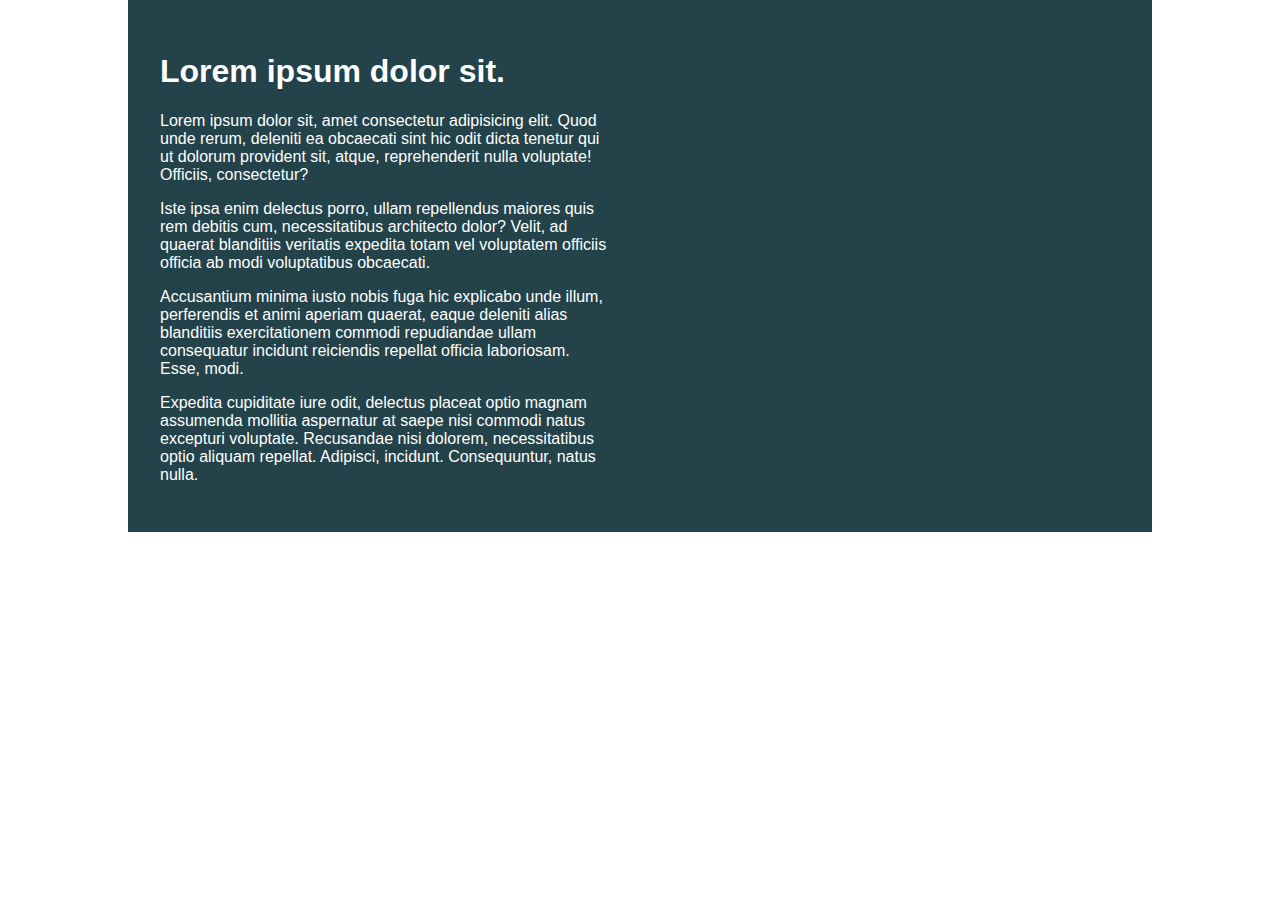
<file: challenge01/index.html>
<!DOCTYPE html>
<html lang="en">

<head>
    <meta charset="UTF-8">
    <meta name="viewport" content="width=device-width, initial-scale=1.0">
    <title>Day 01</title>

    <link rel="stylesheet" href="style.css">
</head>

<body>
    <div class="container">
        <div class="intro-content">
            <h1>Lorem ipsum dolor sit.</h1>
            <p>Lorem ipsum dolor sit, amet consectetur adipisicing elit. Quod unde rerum, deleniti ea obcaecati sint hic
                odit dicta tenetur qui ut dolorum provident sit, atque, reprehenderit nulla voluptate! Officiis,
                consectetur?</p>
            <p>Iste ipsa enim delectus porro, ullam repellendus maiores quis rem debitis cum, necessitatibus architecto
                dolor? Velit, ad quaerat blanditiis veritatis expedita totam vel voluptatem officiis officia ab modi
                voluptatibus obcaecati.</p>
            <p>Accusantium minima iusto nobis fuga hic explicabo unde illum, perferendis et animi aperiam quaerat, eaque
                deleniti alias blanditiis exercitationem commodi repudiandae ullam consequatur incidunt reiciendis
                repellat officia laboriosam. Esse, modi.</p>
            <p>Expedita cupiditate iure odit, delectus placeat optio magnam assumenda mollitia aspernatur at saepe nisi
                commodi natus excepturi voluptate. Recusandae nisi dolorem, necessitatibus optio aliquam repellat.
                Adipisci, incidunt. Consequuntur, natus nulla.</p>
        </div>
    </div>
</body>

</html>
</file>
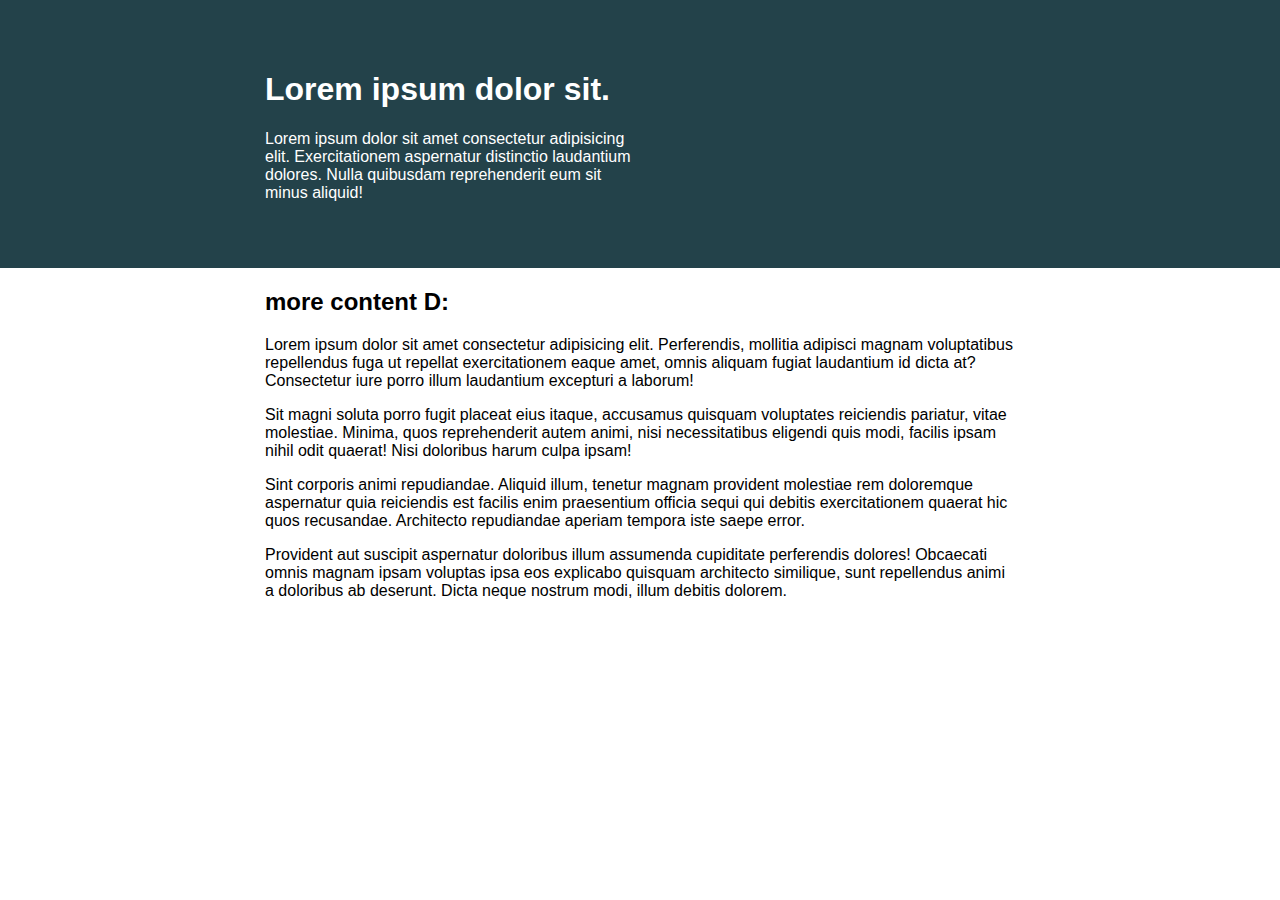
<file: challenge02/index.html>
<!DOCTYPE html>
<html lang="en">
<head> 
    <meta charset="UTF-8">
    <meta name="viewport" content="width=device-width, initial-scale=1.0">
    <title>Day 01</title>
 
    <link rel="stylesheet" href="style.css">
</head>
<body>
    <div class="intro">
        <div class="container">
            <div class="intro-content">
                <h1>Lorem ipsum dolor sit.</h1>
                <p>Lorem ipsum dolor sit amet consectetur adipisicing elit. Exercitationem aspernatur distinctio laudantium dolores. Nulla quibusdam reprehenderit eum sit minus aliquid!</p>
            </div>
        </div>
    </div>

        <div class="container">
            <h2>more content D:</h2>
            <p>Lorem ipsum dolor sit amet consectetur adipisicing elit. Perferendis, mollitia adipisci magnam voluptatibus repellendus fuga ut repellat exercitationem eaque amet, omnis aliquam fugiat laudantium id dicta at? Consectetur iure porro illum laudantium excepturi a laborum!</p>
            <p>Sit magni soluta porro fugit placeat eius itaque, accusamus quisquam voluptates reiciendis pariatur, vitae molestiae. Minima, quos reprehenderit autem animi, nisi necessitatibus eligendi quis modi, facilis ipsam nihil odit quaerat! Nisi doloribus harum culpa ipsam!</p>
            <p>Sint corporis animi repudiandae. Aliquid illum, tenetur magnam provident molestiae rem doloremque aspernatur quia reiciendis est facilis enim praesentium officia sequi qui debitis exercitationem quaerat hic quos recusandae. Architecto repudiandae aperiam tempora iste saepe error.</p>
            <p>Provident aut suscipit aspernatur doloribus illum assumenda cupiditate perferendis dolores! Obcaecati omnis magnam ipsam voluptas ipsa eos explicabo quisquam architecto similique, sunt repellendus animi a doloribus ab deserunt. Dicta neque nostrum modi, illum debitis dolorem.</p>
        </div>


</body>
</html>
</file>
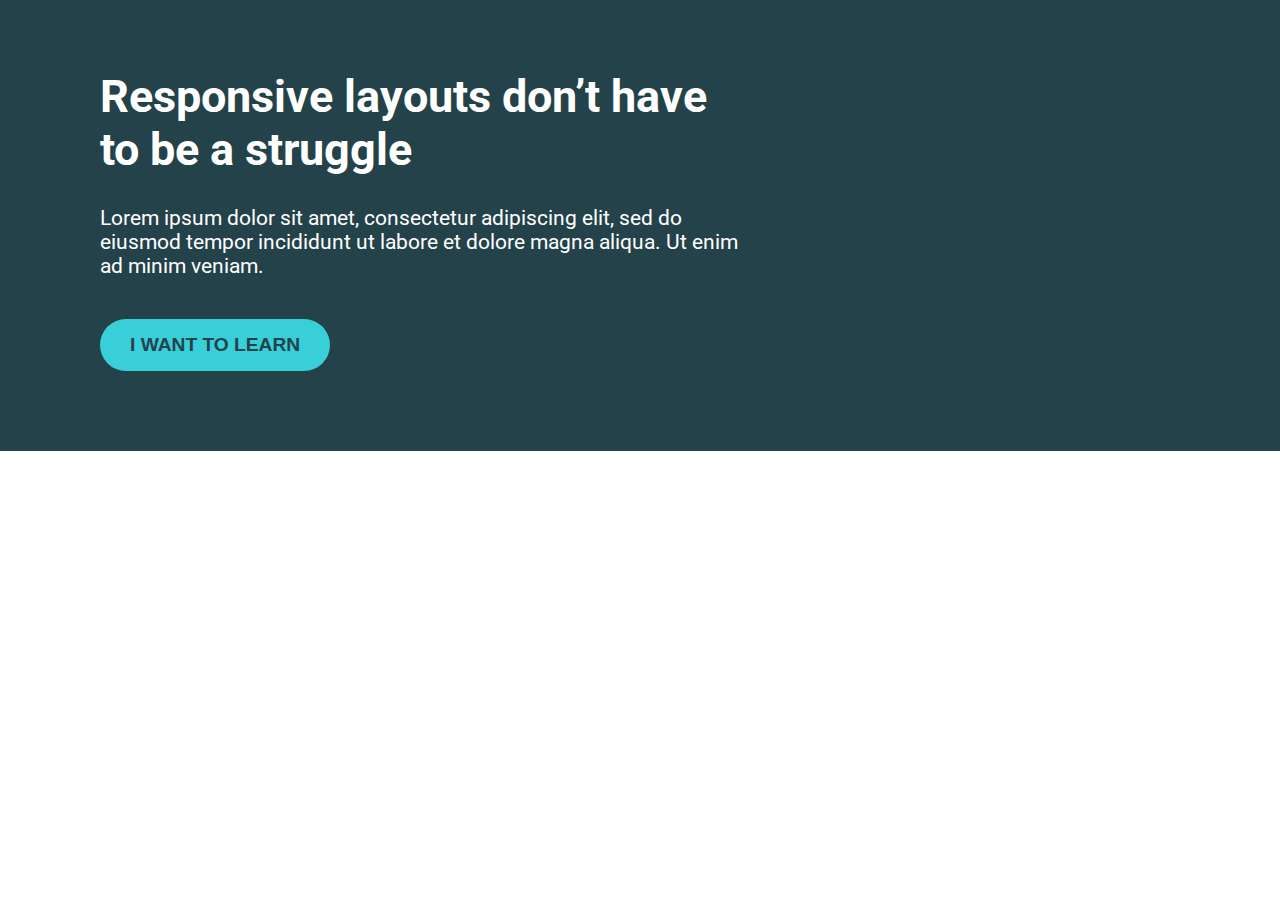
<file: challenge03/index.html>
<!DOCTYPE html>
<html lang="en">
<head>
    <meta charset="UTF-8">
    <meta name="viewport" content="width=device-width, initial-scale=1.0">
    <title>Responsive Challenge</title>
    <link rel="stylesheet" href="style.css">
</head>
<body>
        <div class="header">
            <header class="container">
            <div class="hero">
                <h1>Responsive layouts don’t have to be a struggle</h1> 
                <p>
                    Lorem ipsum dolor sit amet, consectetur adipiscing elit, sed do 
                    eiusmod tempor incididunt ut labore et dolore magna aliqua. Ut 
                    enim ad minim veniam.
                </p>
                <button>I WANT TO LEARN</button>
            </div>
        </header>
    </div>
</body>
</html>
</file>
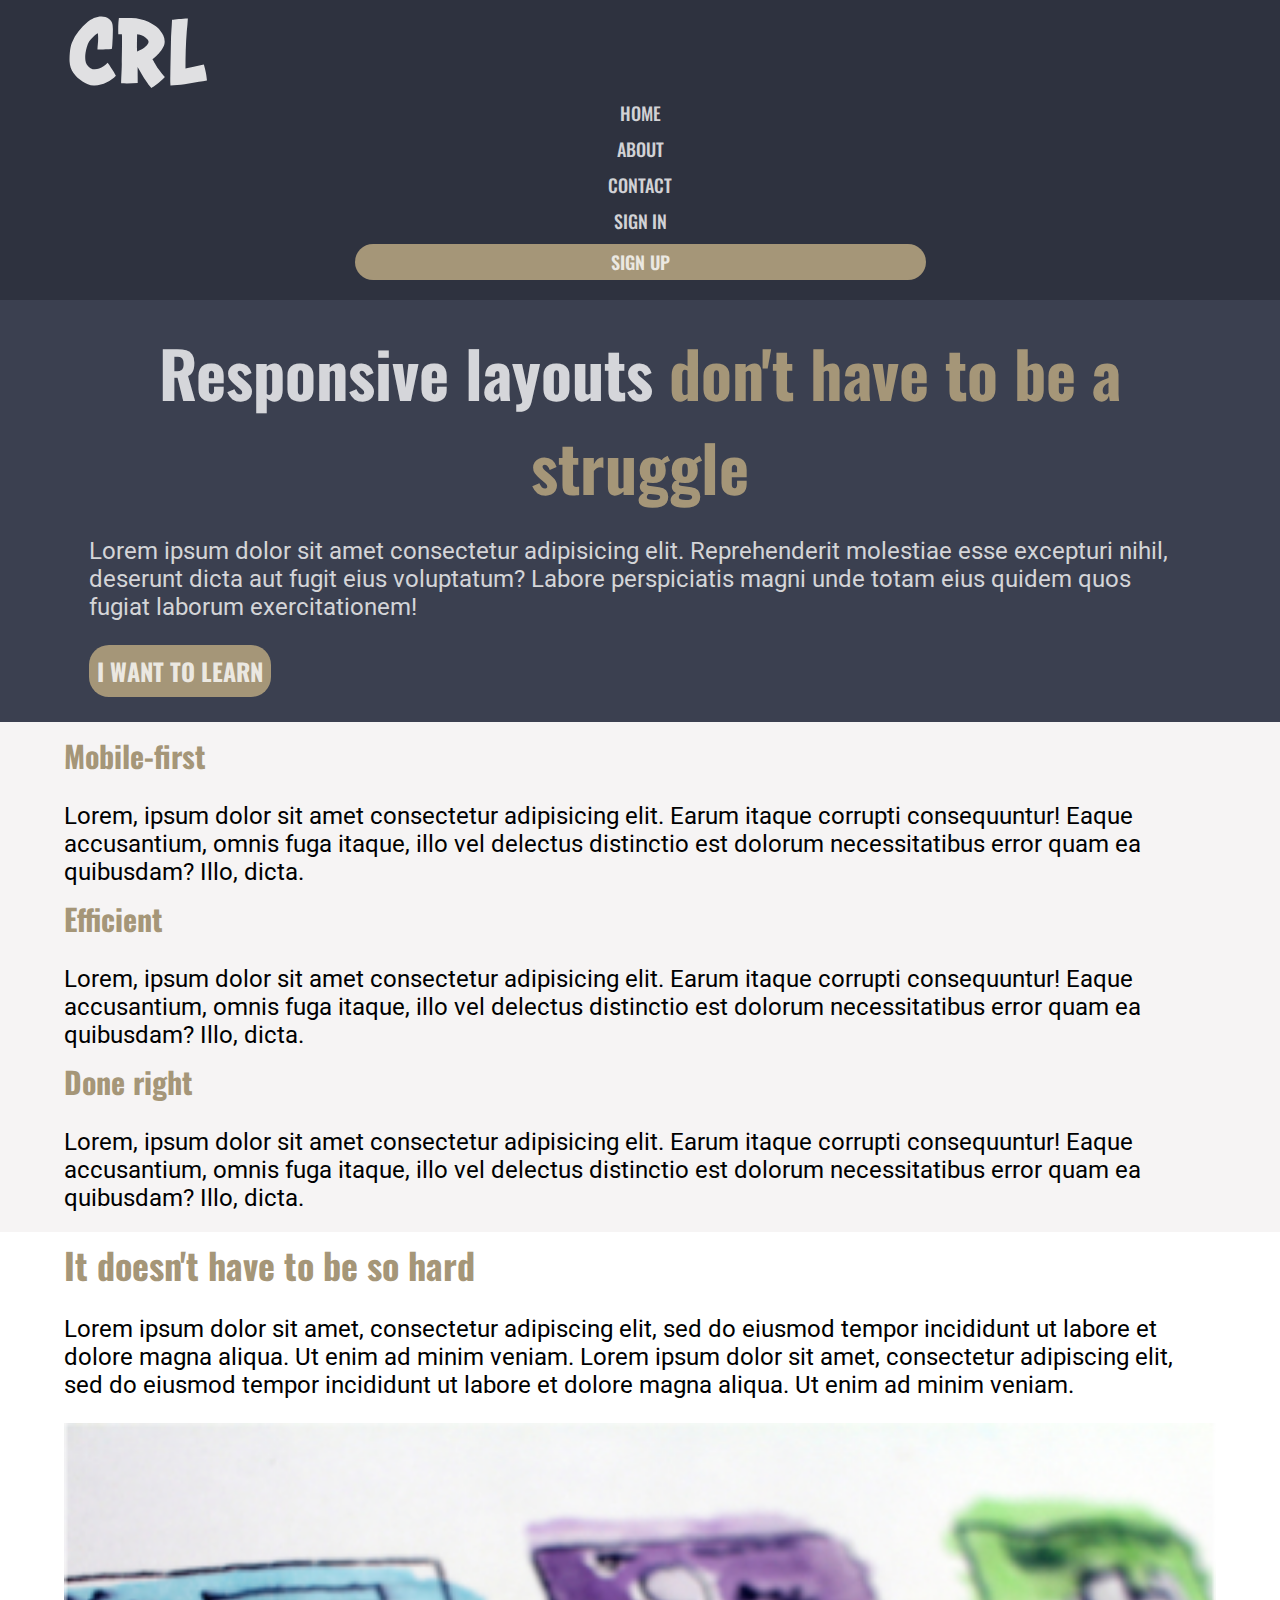
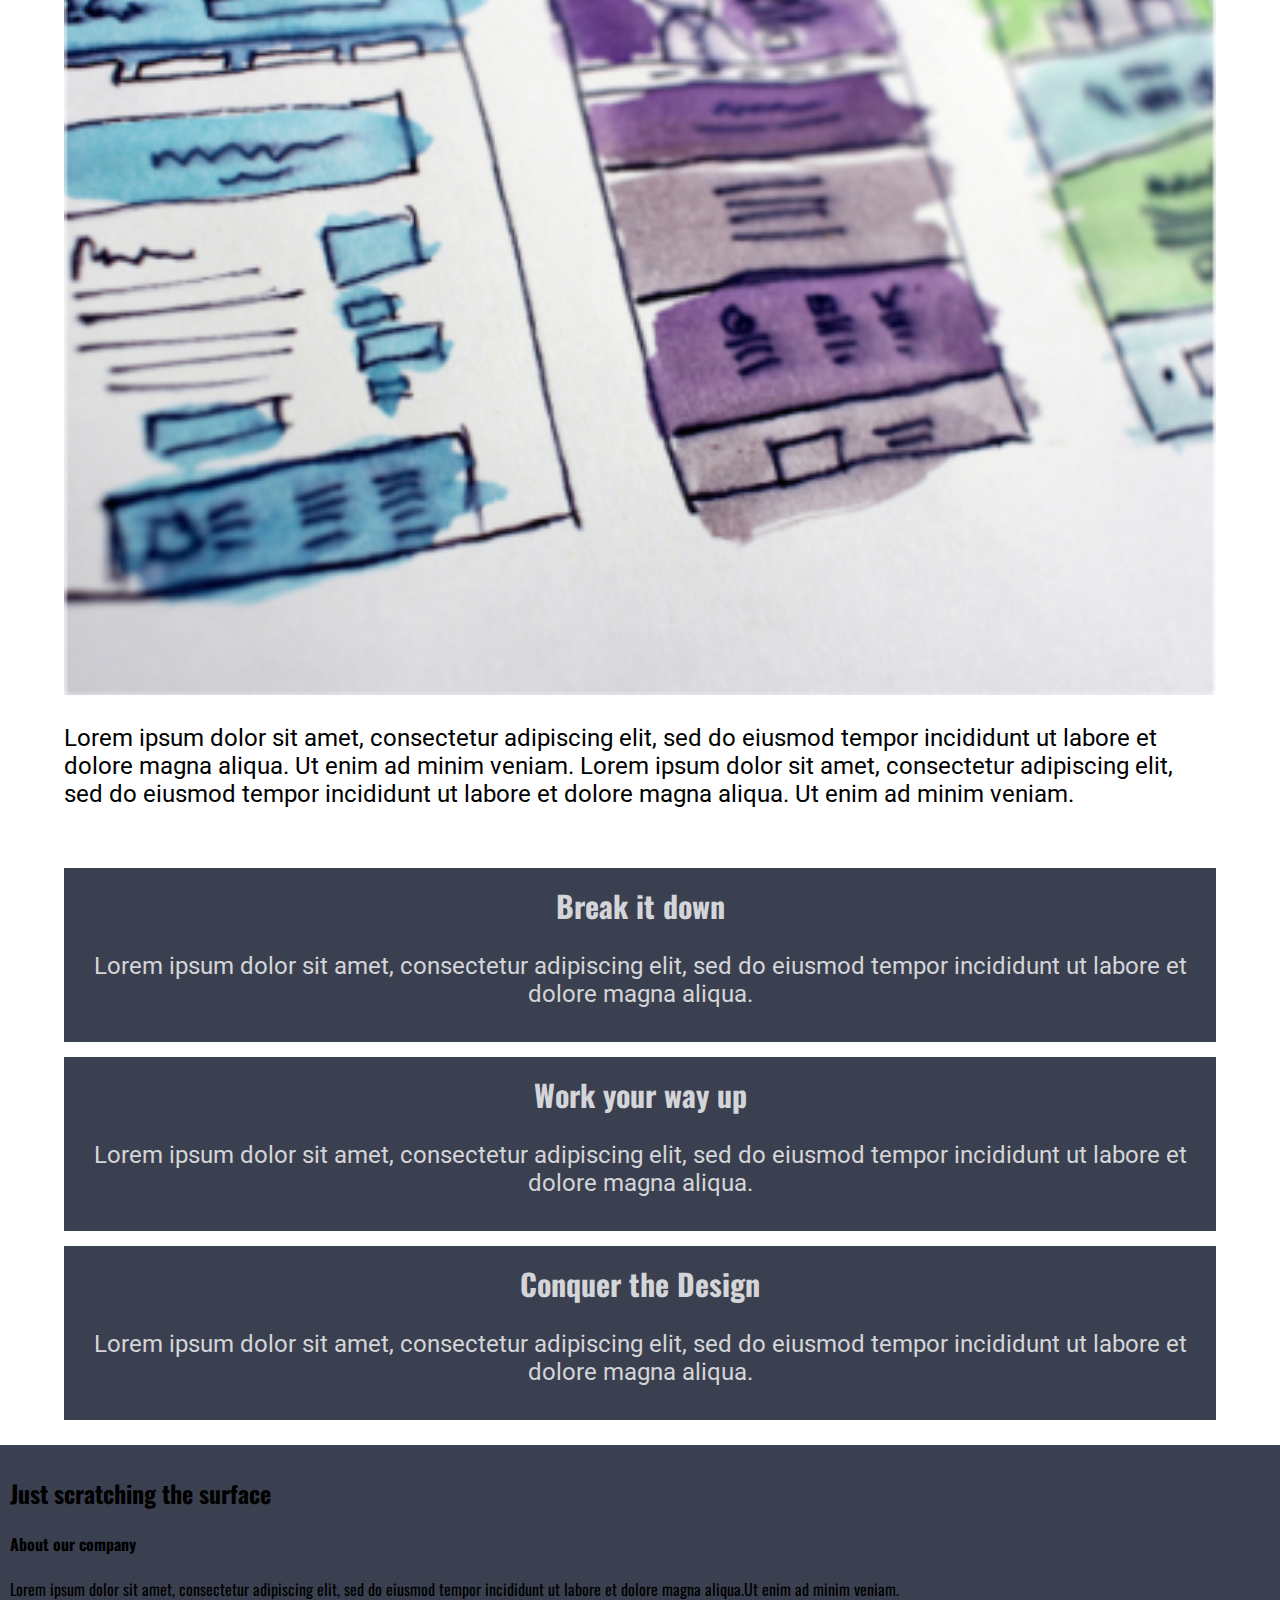
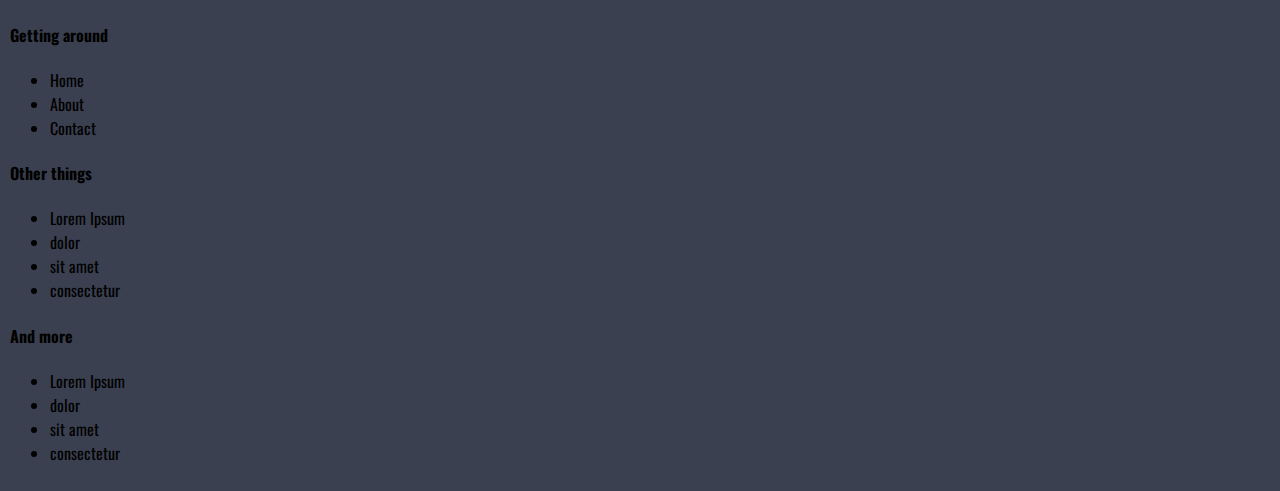
<file: Final_Challenge/index.html>
<!DOCTYPE html>
<html lang="en">
<head>
    <meta charset="UTF-8">
    <meta name="viewport" content="width=device-width, initial-scale=1.0">
    <link rel="stylesheet" href="style.css">
    <title>Responsive Design</title>
</head>
<body>

    <header>
        <nav class="nav">
            <div class=" container">
                <a class="logo" href="#">
                    <img src="./logo.svg" alt="Conquering responsive Layouts">
                </a>
           
            <ul class="link">
                <li>Home</li>
                <li>About</li>
                <li>Contact</li>
                <li>Sign In</li>
                <li><button class="btn">Sign Up</button></li>
            </ul>
        </div>     
        </nav>

        <section class=" hero container">
            <h1 class="hero-header">
                Responsive layouts <span>don't have to be a struggle</span>
            </h1>
            <article class="hero-text">
                <p>
                    Lorem ipsum dolor sit amet consectetur adipisicing elit. 
                    Reprehenderit molestiae esse excepturi nihil, deserunt 
                    dicta aut fugit eius voluptatum? Labore perspiciatis magni 
                    unde totam eius quidem quos fugiat laborum exercitationem!
                </p>
                <button class="btn">i want to learn</button>
            </article>
        </section>
    </header>

    <main>
        <section class="services">
            <div class="container">
                <article>
                    <h2>Mobile-first</h2>
                    <p>
                    Lorem, ipsum dolor sit amet consectetur adipisicing elit. 
                    Earum itaque corrupti consequuntur! Eaque accusantium, omnis 
                    fuga itaque, illo vel delectus distinctio est dolorum necessitatibus
                    error quam ea quibusdam? Illo, dicta.
                    </p>
                </article>
    
                <article>
                    <h2>Efficient</h2>
                    <p>
                    Lorem, ipsum dolor sit amet consectetur adipisicing elit. 
                    Earum itaque corrupti consequuntur! Eaque accusantium, omnis 
                    fuga itaque, illo vel delectus distinctio est dolorum necessitatibus
                    error quam ea quibusdam? Illo, dicta.
                    </p>
                </article>
    
                <article>
                    <h2>Done right</h2>
                    <p>
                    Lorem, ipsum dolor sit amet consectetur adipisicing elit. 
                    Earum itaque corrupti consequuntur! Eaque accusantium, omnis 
                    fuga itaque, illo vel delectus distinctio est dolorum necessitatibus
                    error quam ea quibusdam? Illo, dicta.
                    </p>
    
                </article>
            </div>
        </section>
    
        <section>
            <article class="detail-info">
                <div class="container">
                    <h3>It doesn't have to be so hard</h3>
                    <p>
                        Lorem ipsum dolor sit amet, consectetur adipiscing elit, sed do
                        eiusmod tempor incididunt ut labore et dolore magna aliqua. Ut
                        enim ad minim veniam. Lorem ipsum dolor sit amet, consectetur
                        adipiscing elit, sed do eiusmod tempor incididunt ut labore et
                        dolore magna aliqua. Ut enim ad minim veniam.
                    </p>
                    <img src="./img/hero-img.jpg" alt="">
                    <p>
                        Lorem ipsum dolor sit amet, consectetur adipiscing elit, sed do
                        eiusmod tempor incididunt ut labore et dolore magna aliqua. Ut
                        enim ad minim veniam. Lorem ipsum dolor sit amet, consectetur
                        adipiscing elit, sed do eiusmod tempor incididunt ut labore et
                        dolore magna aliqua. Ut enim ad minim veniam.
                    </p>
                </div>
            </article>
    
            <aside class="sidebar">
                <div class="container">
                    <article>
                            <h3>Break it down</h3>
                            <p>
                                Lorem ipsum dolor sit amet, consectetur adipiscing elit, sed do
                                eiusmod tempor incididunt ut labore et dolore magna aliqua. 
                            </p>
                    </article> 
            
                    <article>
                            <h3>Work your way up</h3>
                            <p>
                                Lorem ipsum dolor sit amet, consectetur adipiscing elit, sed do
                                eiusmod tempor incididunt ut labore et dolore magna aliqua. 
                            </p>
                    </article> 
            
                    <article>
                            <h3>Conquer the Design</h3>
                            <p>
                                Lorem ipsum dolor sit amet, consectetur adipiscing elit, sed do
                                eiusmod tempor incididunt ut labore et dolore magna aliqua. 
                            </p>
                    </article>
                </div>
            </aside>
        </section>
    </main>

    <footer>
        <h2>Just scratching the surface</h2>
        
        <section>
            <h4>About our company</h4>
            <p>
                Lorem ipsum dolor sit amet, consectetur adipiscing elit, sed do
                eiusmod tempor incididunt ut labore et dolore magna aliqua.Ut enim ad minim veniam. 
            </p>
        </section>

        <section>
            <section>
                <h4>Getting around</h4>
                <ul>
                    <li>Home</li>
                    <li>About</li>
                    <li>Contact</li>
                </ul>
            </section>

            <section>
                <h4>Other things</h4>
                <ul>
                    <li>Lorem Ipsum</li>
                    <li>dolor</li>
                    <li>sit amet</li>
                    <li>consectetur</li>
                </ul>
            </section>

            <section>
                <h4>And more</h4>
                <ul>
                    <li>Lorem Ipsum</li>
                    <li>dolor</li>
                    <li>sit amet</li>
                    <li>consectetur</li>
                </ul>
            </section>

        </section>
    </footer>

</body>
</html>
</file>
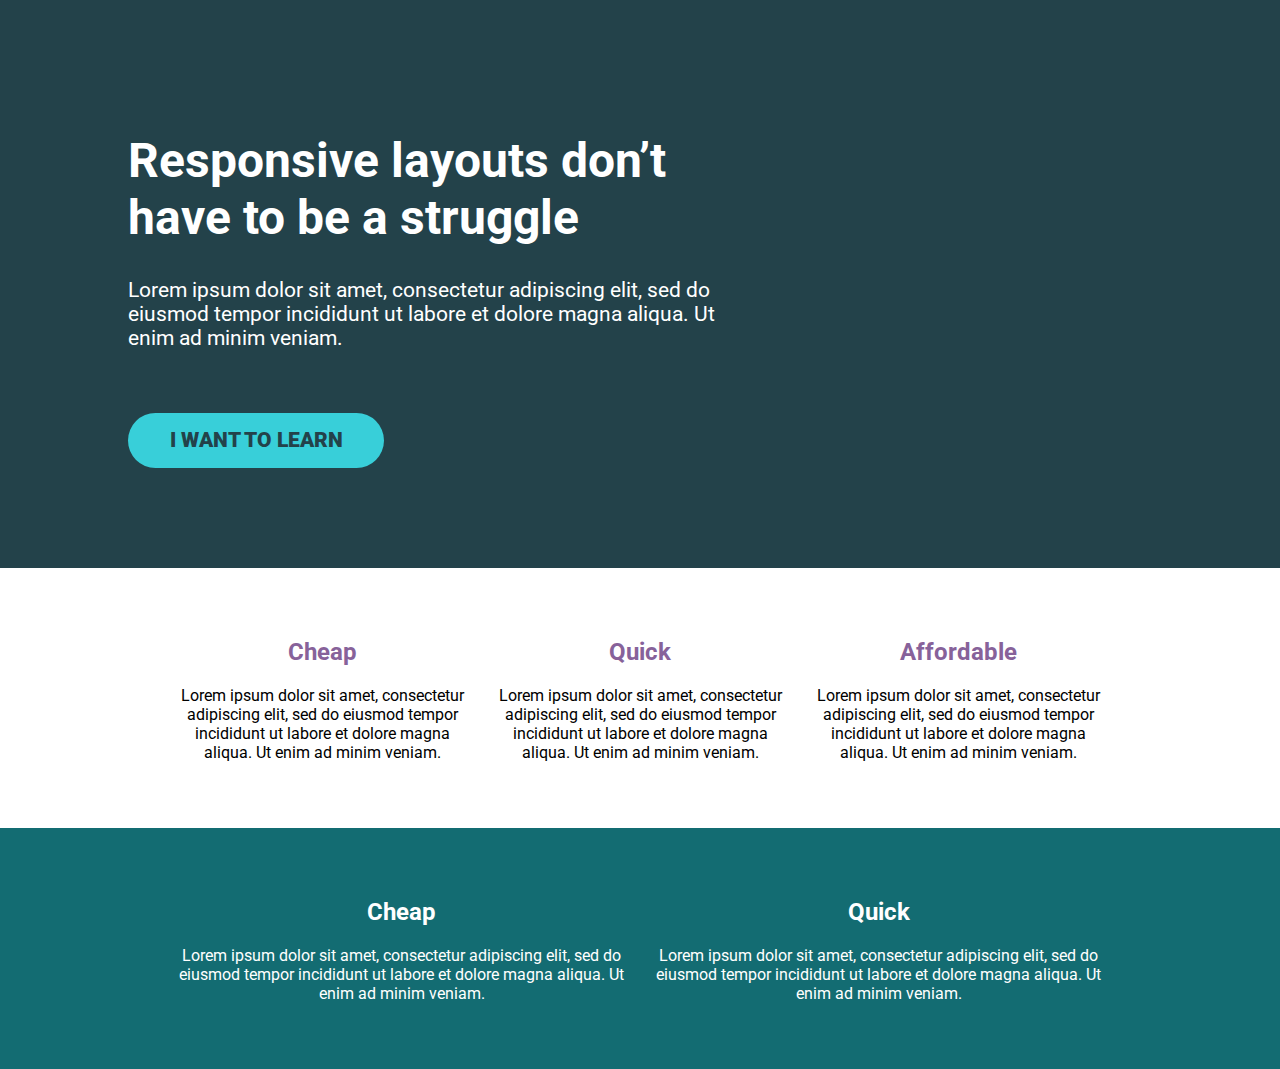
<file: Flexbox Challenge 1/index.html>
<!DOCTYPE html>
<html lang="en">
<head>
    <meta charset="UTF-8">
    <meta name="viewport" content="width=device-width, initial-scale=1.0">
    <title>Challenge time!</title>
    <link href="https://fonts.googleapis.com/css2?family=Roboto:wght@400;900&display=swap" rel="stylesheet"> 
    <link rel="stylesheet" href="style.css">
</head>
<body>
    <div class="hero">
        <div class="container">
            <div class="hero__text">
                <h1>Responsive layouts don’t have to be a struggle</h1>
                <p>Lorem ipsum dolor sit amet, consectetur adipiscing elit, sed do eiusmod tempor incididunt ut labore et dolore magna aliqua. Ut enim ad minim veniam.</p>
                <a href="#" class="btn">I want to learn</a>
            </div>
        </div>
    </div>
    <div class="container">
        <div class="row row-color">
            <div class="col">
                <h2>Cheap</h2>
                <p>Lorem ipsum dolor sit amet, consectetur adipiscing elit, sed do eiusmod tempor incididunt ut labore et dolore magna aliqua. Ut enim ad minim veniam.</p>
            </div>
            <div class="col">
                <h2>Quick</h2>
                <p>Lorem ipsum dolor sit amet, consectetur adipiscing elit, sed do eiusmod tempor incididunt ut labore et dolore magna aliqua. Ut enim ad minim veniam.</p>
            </div>
            <div class="col">
                <h2>Affordable</h2>
                <p>Lorem ipsum dolor sit amet, consectetur adipiscing elit, sed do eiusmod tempor incididunt ut labore et dolore magna aliqua. Ut enim ad minim veniam.</p>
            </div>
        </div>
    </div>

<div class="row2_holder">
    <div class="container">
        <div class="row">
            <div class="col">
                <h2>Cheap</h2>
                <p>Lorem ipsum dolor sit amet, consectetur adipiscing elit, sed do eiusmod tempor incididunt ut labore et dolore magna aliqua. Ut enim ad minim veniam.</p>
            </div>
            <div class="col">
                <h2>Quick</h2>
                <p>Lorem ipsum dolor sit amet, consectetur adipiscing elit, sed do eiusmod tempor incididunt ut labore et dolore magna aliqua. Ut enim ad minim veniam.</p>
            </div>
        </div>
    </div>
</div>
</body>
</html>
</file>
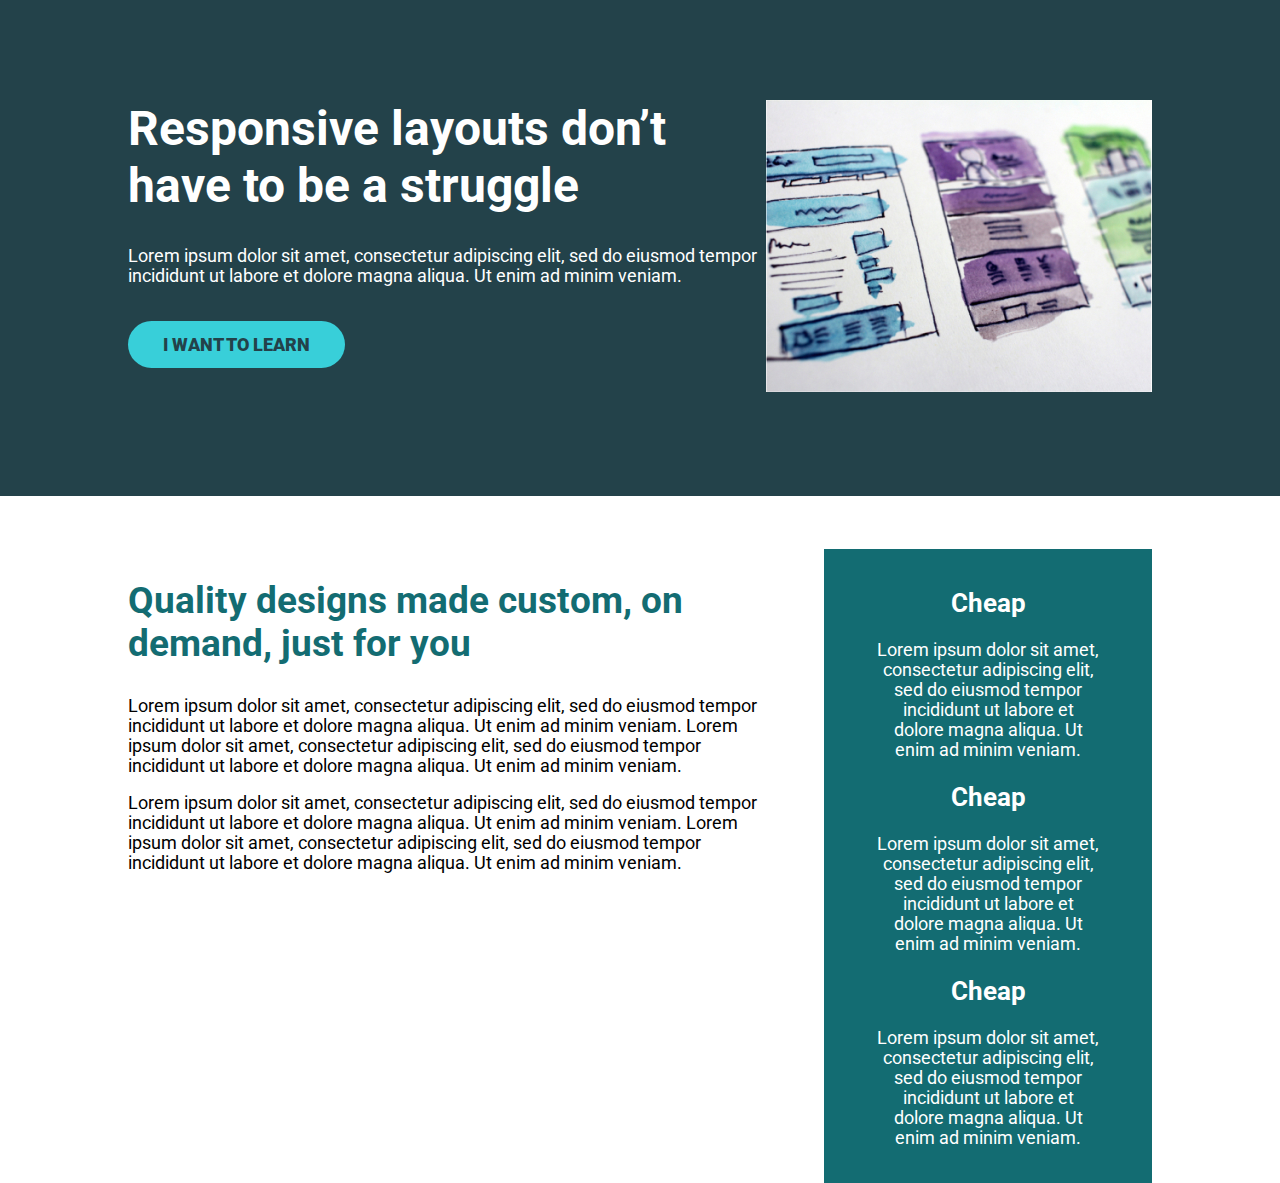
<file: Flexbox challenge 2/index.html>
<!DOCTYPE html>
<html lang="en">
<head>
    <meta charset="UTF-8">
    <meta name="viewport" content="width=device-width, initial-scale=1.0">
    <title>Conquering Rsponsive Layouts</title>
    <link href="https://fonts.googleapis.com/css2?family=Roboto:wght@400;900&display=swap" rel="stylesheet"> 
    <link rel="stylesheet" href="style.css">
</head>
<body>
    <div class="hero">
        <div class="container row">
            <div class="hero__text">
                <h1>Responsive layouts don’t have to be a struggle</h1>
                <p>Lorem ipsum dolor sit amet, consectetur adipiscing elit, sed do eiusmod tempor incididunt ut labore et dolore magna aliqua. Ut enim ad minim veniam.</p>
                <a href="#" class="btn">I want to learn</a>
            </div>
            <div class="hero-img">
                <img src="img/hero-img.jpg" alt="">
            </div>
        </div>
    </div> 

    <main class="main container row">
        <section class=" main_text">
            <h2>
                Quality designs made custom, on demand, just for you
            </h2>
            <p>
                Lorem ipsum dolor sit amet, consectetur adipiscing elit, sed do eiusmod tempor incididunt ut labore et dolore magna aliqua. Ut enim ad minim veniam. Lorem ipsum dolor sit amet, consectetur adipiscing elit, sed do eiusmod tempor incididunt ut labore et dolore magna aliqua. Ut enim ad minim veniam.
            </p>

            <p>
                Lorem ipsum dolor sit amet, consectetur adipiscing elit, sed do eiusmod tempor incididunt ut labore et dolore magna aliqua. Ut enim ad minim veniam. Lorem ipsum dolor sit amet, consectetur adipiscing elit, sed do eiusmod tempor incididunt ut labore et dolore magna aliqua. Ut enim ad minim veniam.
            </p>
        </section>

        <aside class="sidebar">
            
                <h2>Cheap</h2>                <p>Lorem ipsum dolor sit amet, consectetur adipiscing elit, sed do eiusmod tempor incididunt ut labore et dolore magna aliqua. Ut enim ad minim veniam.</p>

                <h2>Cheap</h2>
                <p>Lorem ipsum dolor sit amet, consectetur adipiscing elit, sed do eiusmod tempor incididunt ut labore et dolore magna aliqua. Ut enim ad minim veniam.</p>

                <h2>Cheap</h2>
                <p>Lorem ipsum dolor sit amet, consectetur adipiscing elit, sed do eiusmod tempor incididunt ut labore et dolore magna aliqua. Ut enim ad minim veniam.</p>
        </aside>
    </main>

</body>
</html>
</file>
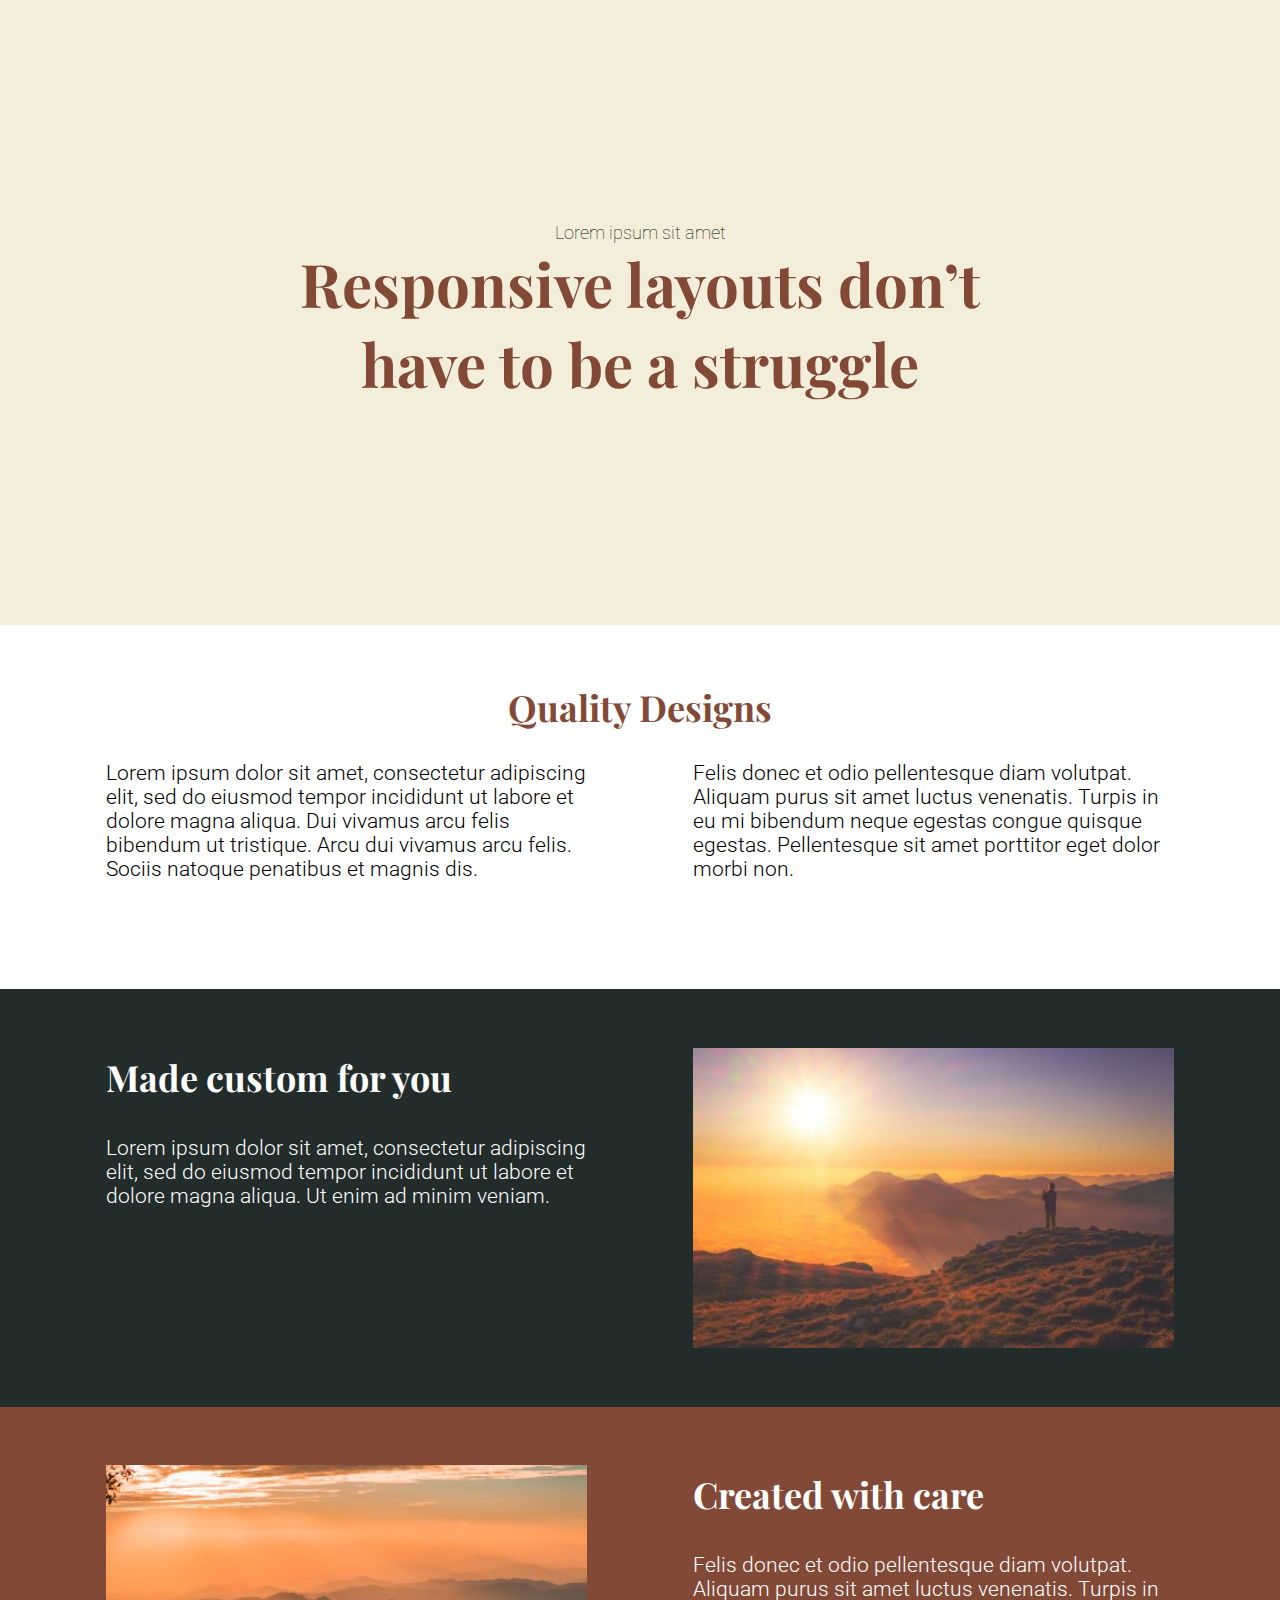
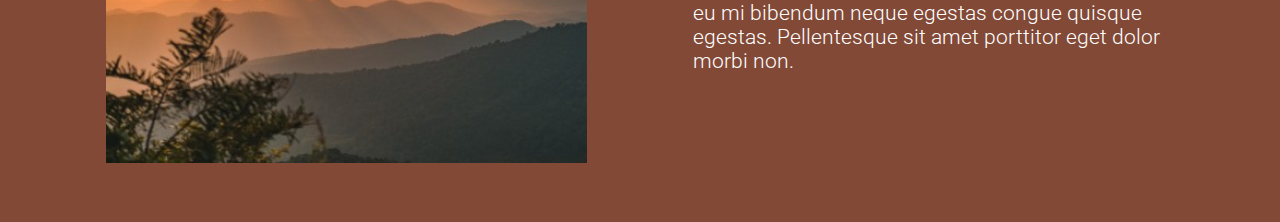
<file: flexbox-challenge-4/index.html>
<!DOCTYPE html>
<html lang="en">
<head>
    <meta charset="UTF-8">
    <meta name="viewport" content="width=device-width, initial-scale=1.0">
    <title>Conquering Responsive Layouts</title>
    <link href="https://fonts.googleapis.com/css2?family=Roboto:wght@400;900&display=swap" rel="stylesheet"> 
    <link href="https://fonts.googleapis.com/css2?family=Playfair+Display:ital,wght@0,400..900;1,400..900&family=Roboto:ital,wght@0,100;0,300;0,400;0,500;0,700;0,900;1,100;1,300;1,400;1,500;1,700;1,900&display=swap" rel="stylesheet">
    <link rel="stylesheet" href="style.css">
</head>
<body>
    <section class="hero">
        <p class="container" >
            Lorem ipsum sit amet
        </p>
        <h1 class="container">
            Responsive layouts don’t have to be a struggle
        </h1>
    </section>
    <main>

    <section class="design">
        <h2 class="container">Quality Designs</h2>
        <div class="container row">
        <p class="flex-right">
            Lorem ipsum dolor sit amet, consectetur adipiscing elit,
            sed do eiusmod tempor incididunt ut labore et dolore
            magna aliqua. Dui vivamus arcu felis bibendum ut
            tristique. Arcu dui vivamus arcu felis. Sociis natoque
            penatibus et magnis dis.
        </p>
        <p class="flex-left">
            Felis donec et odio pellentesque diam volutpat. Aliquam
            purus sit amet luctus venenatis. Turpis in eu mi
            bibendum neque egestas congue quisque egestas.
            Pellentesque sit amet porttitor eget dolor morbi non.
        </p>
        </div>
    </section>

    <section class="main_content custom">
        <div class="container row">
            
            <div class="flex-left">
                <h2>
                    Made custom for you
                </h2>
                <p>
                    Lorem ipsum dolor sit amet, consectetur adipiscing elit,
                    sed do eiusmod tempor incididunt ut labore et dolore
                    magna aliqua. Ut enim ad minim veniam.
                </p>
            </div>
            <img class="flex-right" src="image-01.jpg" alt="">
    </section>
    
    <section class="main_content created">
        <div class="container row">
            <img class="flex-left" src="image-02.jpg" alt="">
            <div class="flex-right">
                <h2>
                    Created with care
                </h2>
                <p>
                    Felis donec et odio pellentesque diam volutpat. Aliquam
                    purus sit amet luctus venenatis. Turpis in eu mi
                    bibendum neque egestas congue quisque egestas.
                    Pellentesque sit amet porttitor eget dolor morbi non.
                </p>
            </div>   
    </section>
    </main>
</body>
</html>
</file>
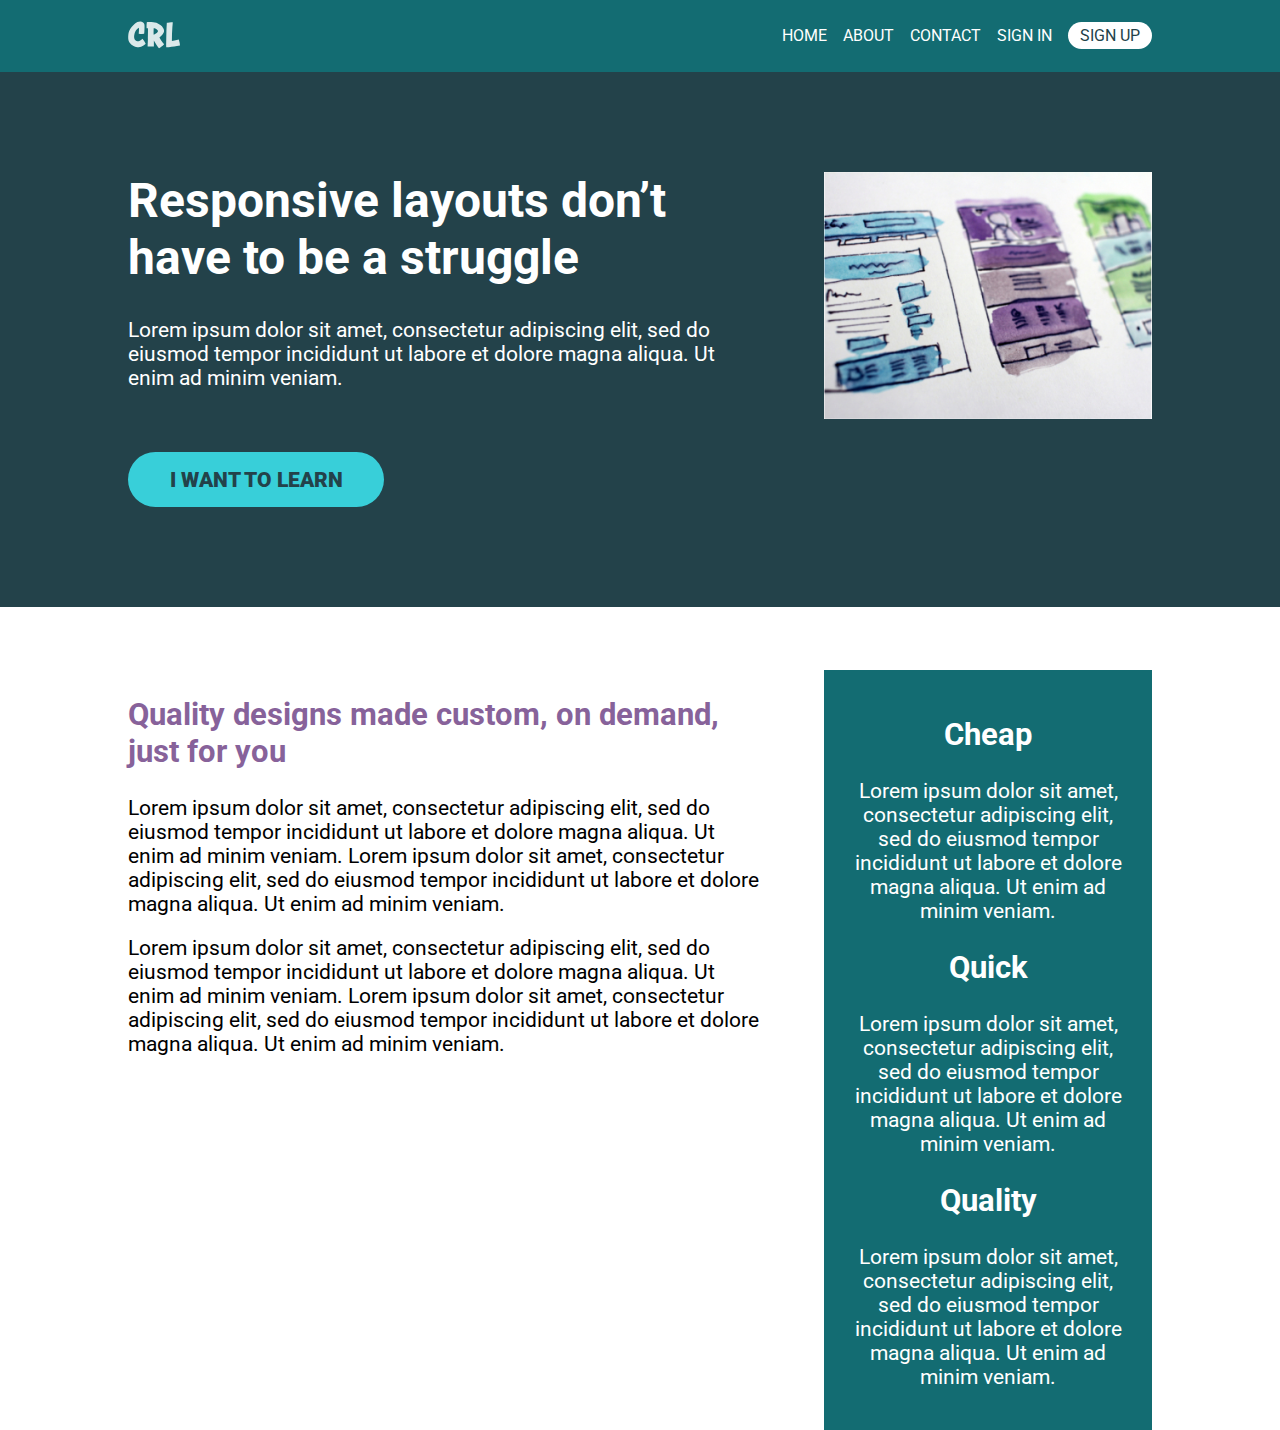
<file: nav-challenge -toggle/index.html>
<!DOCTYPE html>
<html lang="en">
<head>
    <meta charset="UTF-8">
    <meta name="viewport" content="width=device-width, initial-scale=1.0">
    <title>Conquering Responsive Layouts</title>
    <link href="https://fonts.googleapis.com/css2?family=Roboto:wght@400;900&display=swap" rel="stylesheet"> 
    <link rel="stylesheet" href="style.css">
</head>
<body>
    <header> 
        <div class="container row">
            <button class="nav-toggle" aria-label="open navigation">
                <span class="hamburger"></span>
            </button>
            <a class="logo" href="#">
                <img src="img/logo.svg" alt="conquering responsive layouts">
            </a>
            <nav class="nav">
                <ul class="nav__list nav__list--primary">
                    <li class="nav__item"><a href="#" class="nav__link">Home</a></li>
                    <li class="nav__item"><a href="#" class="nav__link">About</a></li>
                    <li class="nav__item"><a href="#" class="nav__link">Contact</a></li>
                </ul>
                <ul class="nav__list nav__list--secondary">
                    <li class="nav__item"><a href="#" class="nav__link">Sign In</a></li>
                    <li class="nav__item"><a href="#" class="nav__link nav__link--button">Sign up</a></li>
                </ul>
            </nav>
        </div>
    </header>
    
    <section class="hero">
        <div class="container row">
            <div class="hero__text">
                <h1>Responsive layouts don’t have to be a struggle</h1>
                <p>Lorem ipsum dolor sit amet, consectetur adipiscing elit, sed do eiusmod tempor incididunt ut labore et dolore magna aliqua. Ut enim ad minim veniam.</p>
                <a href="#" class="btn">I want to learn</a>
            </div>
            <img src="img/hero-img.jpg" alt="UX design sketches" class="hero__img">
        </div>
    </section> 

    <main class="main container row">
            <section class="primary-content">
                <h2 class="section-title">Quality designs made custom, on demand, just for you</h2>
                <p>Lorem ipsum dolor sit amet, consectetur adipiscing elit, sed do eiusmod tempor incididunt ut labore et dolore magna aliqua. Ut enim ad minim veniam. Lorem ipsum dolor sit amet, consectetur adipiscing elit, sed do eiusmod tempor incididunt ut labore et dolore magna aliqua. Ut enim ad minim veniam.</p>
                <p>Lorem ipsum dolor sit amet, consectetur adipiscing elit, sed do eiusmod tempor incididunt ut labore et dolore magna aliqua. Ut enim ad minim veniam. Lorem ipsum dolor sit amet, consectetur adipiscing elit, sed do eiusmod tempor incididunt ut labore et dolore magna aliqua. Ut enim ad minim veniam.</p>
            </section>
            <aside class="sidebar">
                <h2 class="sidebar-title">Cheap</h2>
                <p>Lorem ipsum dolor sit amet, consectetur adipiscing elit, sed do eiusmod tempor incididunt ut labore et dolore magna aliqua. Ut enim ad minim veniam.</p>

                <h2 class="sidebar-title">Quick</h2>
                <p>Lorem ipsum dolor sit amet, consectetur adipiscing elit, sed do eiusmod tempor incididunt ut labore et dolore magna aliqua. Ut enim ad minim veniam.</p>

                <h2 class="sidebar-title">Quality</h2>
                <p>Lorem ipsum dolor sit amet, consectetur adipiscing elit, sed do eiusmod tempor incididunt ut labore et dolore magna aliqua. Ut enim ad minim veniam.</p>
            </aside>
    </main>

    <script src="main.js"></script>

</body>
</html>
</file>
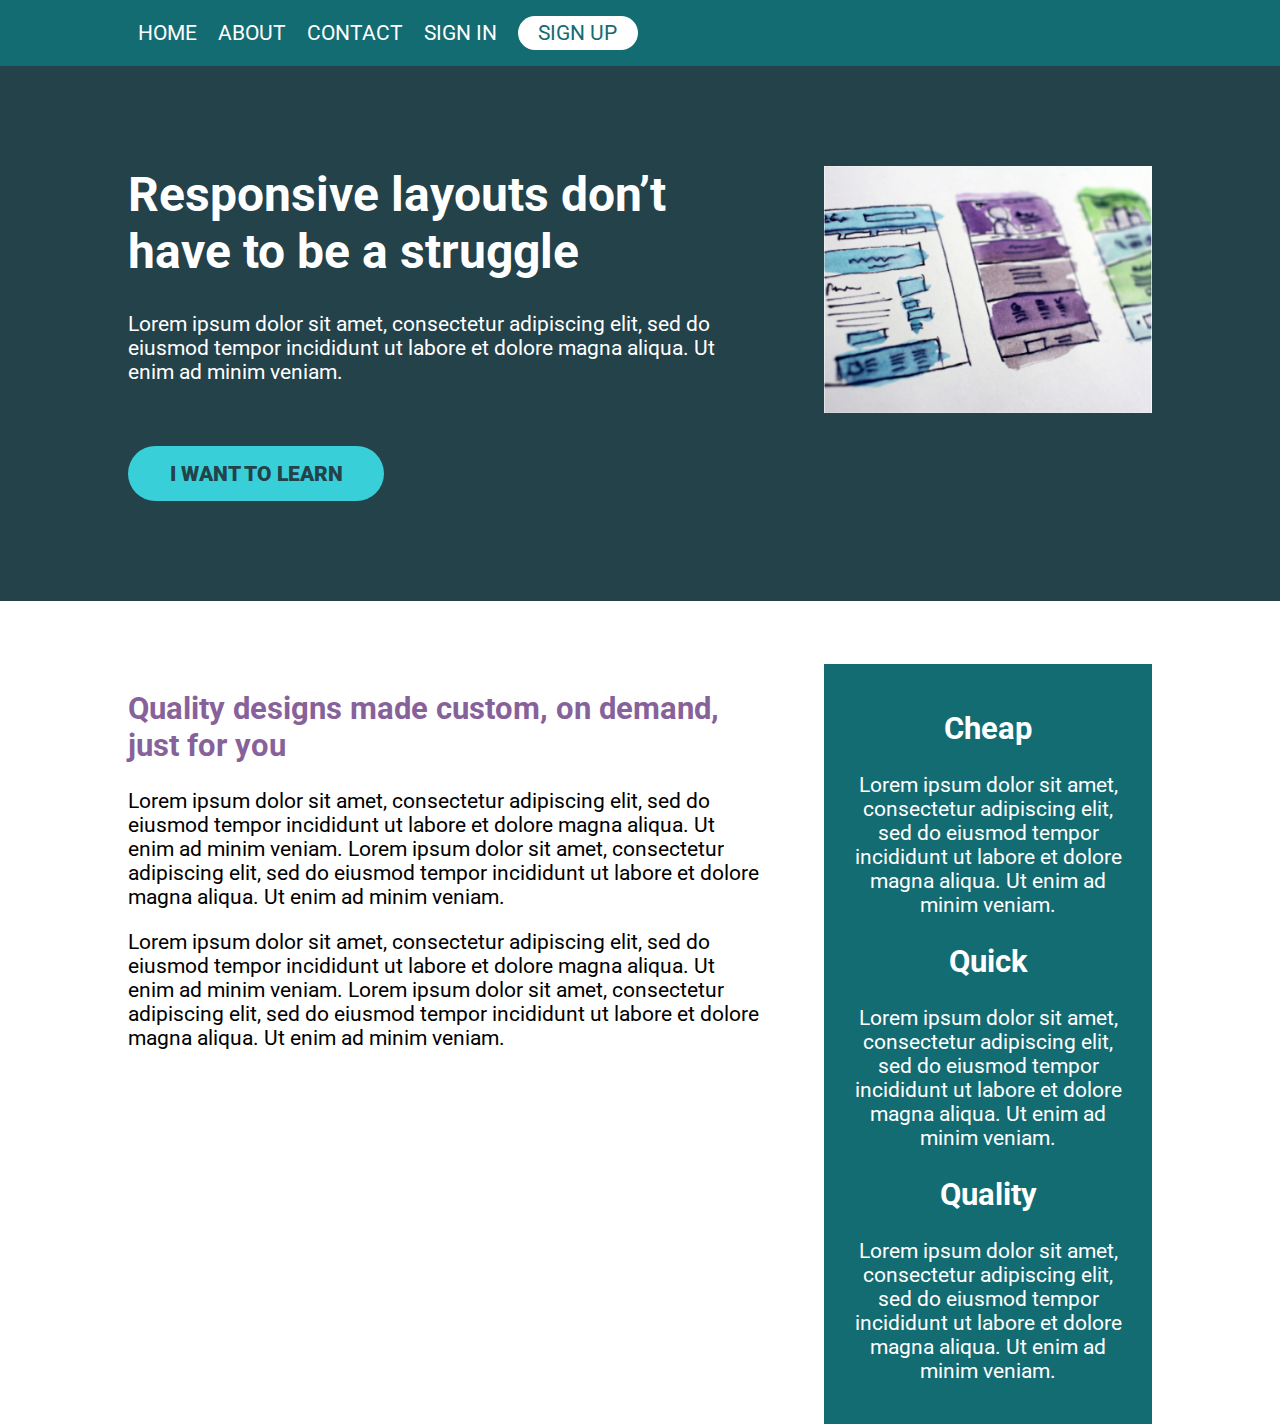
<file: nav-challenge 3/index.html>
<!DOCTYPE html>
<html lang="en">
<head>
    <meta charset="UTF-8">
    <meta name="viewport" content="width=device-width, initial-scale=1.0">
    <title>Conquering Responsive Layouts</title>
    <link href="https://fonts.googleapis.com/css2?family=Roboto:wght@400;900&display=swap" rel="stylesheet"> 
    <link rel="stylesheet" href="style.css">
</head>
<body>
    <header class="">
        <nav class="container nav">
            <ul class="nav__list">
                <li class="nav__item"><a href="#" class="nav__link">Home</a></li>
                <li class="nav__item"><a href="#" class="nav__link">About</a></li>
                <li class="nav__item"><a href="#" class="nav__link">Contact</a></li>
                <li class="nav__item"><a href="#" class="nav__link">Sign In</a></li>
                <li class="nav__item"><a href="#" class="nav__link nav__link--button">Sign up</a></li>
            </ul>
        </nav>
    </header>

    <section class="hero">
        <div class="container row">
            <div class="hero__text">
                <h1>Responsive layouts don’t have to be a struggle</h1>
                <p>Lorem ipsum dolor sit amet, consectetur adipiscing elit, sed do eiusmod tempor incididunt ut labore et dolore magna aliqua. Ut enim ad minim veniam.</p>
                <a href="#" class="btn">I want to learn</a>
            </div>
            <img src="img/hero-img.jpg" alt="UX design sketches" class="hero__img">
        </div>
    </section> 

    <main class="main container row">
            <section class="primary-content">
                <h2 class="section-title">Quality designs made custom, on demand, just for you</h2>
                <p>Lorem ipsum dolor sit amet, consectetur adipiscing elit, sed do eiusmod tempor incididunt ut labore et dolore magna aliqua. Ut enim ad minim veniam. Lorem ipsum dolor sit amet, consectetur adipiscing elit, sed do eiusmod tempor incididunt ut labore et dolore magna aliqua. Ut enim ad minim veniam.</p>
                <p>Lorem ipsum dolor sit amet, consectetur adipiscing elit, sed do eiusmod tempor incididunt ut labore et dolore magna aliqua. Ut enim ad minim veniam. Lorem ipsum dolor sit amet, consectetur adipiscing elit, sed do eiusmod tempor incididunt ut labore et dolore magna aliqua. Ut enim ad minim veniam.</p>
            </section>
            <aside class="sidebar">
                <h2 class="sidebar-title">Cheap</h2>
                <p>Lorem ipsum dolor sit amet, consectetur adipiscing elit, sed do eiusmod tempor incididunt ut labore et dolore magna aliqua. Ut enim ad minim veniam.</p>

                <h2 class="sidebar-title">Quick</h2>
                <p>Lorem ipsum dolor sit amet, consectetur adipiscing elit, sed do eiusmod tempor incididunt ut labore et dolore magna aliqua. Ut enim ad minim veniam.</p>

                <h2 class="sidebar-title">Quality</h2>
                <p>Lorem ipsum dolor sit amet, consectetur adipiscing elit, sed do eiusmod tempor incididunt ut labore et dolore magna aliqua. Ut enim ad minim veniam.</p>
            </aside>
    </main>

    

</body>
</html>
</file>
<file: challenge01/style.css>
/* INSTRUCTIONS
 *
 * 1) Limit the total width of
 *    the .intro-conent to about half
 *    of it's parent 
 *
 * 2) Stop the text from overflowing
 *    out the bottom at small screen
 *    widths
 *
 * You may modify the HTML if needed
 * This course is awesome
 */

* {
  box-sizing: border-box;
}

body {
  margin: 0;
  font-family: sans-serif;
}

.container {
  background: #23424a;
  color: white;
  width: 80%;
  margin: 0 auto;
}

.intro-content{
  width: 50%;
  padding: 2em;
}
</file>
<file: challenge02/style.css>
/* INSTRUCTIONS
 *
 * 1) Keep the text inside .intro-content
 *    in the same place, but have the background
 *    extend from one side of the viewport
 *    to the other, no matter how wide or narrow
 *    the browser is.
 *
 * 2) Limit the maximum width of the text in the
 *    bottom area.
 *
 * You may modify the HTML if needed
 * (you probably should for this challenge)
 *
 */

* {
  box-sizing: border-box;
}

body {
  margin: 0;
  font-family: sans-serif;
}
.intro{
  background: #23424a;
  color: white;
  padding: 50px 0;  
}

.container {
  width: 80%;
  max-width: 750px;
  margin: 0 auto;
}

.intro-content{
  width: 50%;
}
</file>
<file: challenge03/style.css>
@import url('https://fonts.googleapis.com/css2?family=Roboto:ital,wght@0,100;0,400;1,100&display=swap');

:root{
    --color_one: #23424A;
}
*{
    box-sizing: border-box;
  }
  
  body {
    margin: 0;
    font-family: Roboto;
    padding: 0;
  }

  .header{
    background-color: var(--color_one);
    color: #FFFFFF;
    padding: 40px 0 80px 0;
  }
  .container{
    width: 50%;
    max-width: 750px;
    margin: auto 100px;
  }
  .hero{
    font-size: 1.3rem;
    h1{
        font-size: 2.8rem;
    }
   
    button{
        padding: 15px 30px 15px 30px;
        border-radius: 30px;
        background-color:#38CFD9;
        margin-top: 20px;
        text-decoration: none;
        color: var(--color_one);
        font-size: 1.2rem;
        font-weight: 600;
        border: none;    
    }
  }
</file>
<file: Final_Challenge/style.css>
@import url('https://fonts.googleapis.com/css2?family=Oswald:wght@200..700');
@import url('https://fonts.googleapis.com/css2?family=Roboto');

:root{
    --accent-primary: #2E323F;
    --accent-secondary: #3B4050;
    --accent-light: #6F737F;
    --accent-text-light: #ffffffc9;
    --accent-brown: #A59678;
}

*, ::before, ::after{
    box-sizing: border-box;
}

body{
    font-family: "Oswald", "Roboto", sans-serif;
    font-optical-sizing: auto;
    margin: 0;
}
.container{
    width: 90%;
    margin: 0 auto;
}

header{
    background-color: var(--accent-secondary);
    margin-top: 0;
}
nav{
    background-color: var(--accent-primary);
    margin-top: 0;
}
.btn{
    background-color: var(--accent-brown);
    color: var(--accent-text-light);
    border: none;
    border-radius: 20px;
    font-family: "Oswald", sans-serif;
}
/* nav section starts here */
.nav{
    display: flex;
    flex-direction: column;
    font-size: clamp(.5rem, calc(.3rem + 3vw), 1.125rem);
    color: var(--accent-text-light);
}
.link{
    width: 100%;
    list-style: none;
    margin: 0;
    padding: 0;
    font-weight: 500;
    li{
        list-style: none;
        text-align: center;
        padding: 5px;
        width: 100%;
        text-transform: uppercase;
    }
    .btn{
        text-transform: uppercase;
        font-weight: 600;
        font-size: clamp(.3rem, calc(.1rem + 4vw), 1.125rem);
        padding: 5px;
        width: 50%;
        margin-bottom: 15px;
    }
}
.logo{
    width: 100%;
    padding: 5px;
    img{
        width: 12%;
       margin-top: 15px;
    }
}
/* Hero section starts here */
.hero{
    padding: 25px;
    .btn{
        text-transform: uppercase;
        font-weight: bold;
        font-size: clamp(.5rem, calc(.2rem + 3vw), 1.5rem);
        padding: 8px;
    }
}
.hero-header{
    margin: 0;
    text-align: center;
    font-weight: bold;
    color: var(--accent-text-light);
    font-size: clamp(1rem, calc(.8rem + 4vw), 6rem);
    span{
        color: var(--accent-brown);
    }
}
.hero-text{
    font-family: roboto;
    font-size: clamp(.5rem, calc(.2rem + 4vw), 1.5rem);
    color: var(--accent-text-light);
    margin: 0 auto;
}
main{
    p{
        font-family: Roboto;
        font-size: clamp(.3rem, calc(.15rem + 4vw), 1.5rem);
    }
}
.services{
    background-color: rgba(224, 217, 217, 0.281);
    padding: 1px 0 20px 0;
    h2{
        font-family: Oswald;
        font-size: clamp(.5rem, calc(.3rem + 5vw), 1.875rem);
        color: var(--accent-brown);
        margin: 10px 0 10px 0;
    }
    p{ 
        margin-bottom: 0PX;
    }
}

.detail-info{
    padding: 1px 0 20px 0;
    h3{
        font-size: clamp(.5rem, calc(.4rem + 5vw), 2.25rem);
        margin: 5px 0 5px 0;
        color: var(--accent-brown);
    }
    img{
        width: 100%;
    }
}

.sidebar{
    padding: 1px 0 25px ;
    color: var(--accent-text-light);
    h3{
        font-size: clamp(.3rem, calc(.4rem + 4vw), 1.875rem);
        margin: 5px 0 5px 0;
    }
    article{
        background-color: var(--accent-secondary);
        text-align: center;
        padding: 10px;
        margin-top: 15px;
        p{
            padding: 0 10px;
        }
    }
}
footer{
    background-color: var(--accent-secondary); 
    padding: 10px;
}
</file>
<file: Flexbox Challenge 1/style.css>
/* 
////// For this challenge ///////

- You will have to modify the HTML

- You can add new classes in the HTML
  if you need to

// Requirements
1. The headings in the first row must be
   a different color
2. The two .col at the bottom must go next
   to one another
3. The section at the bottom should have
   a dark background color and a different
   color of text
4. I've removed the "gap" that I created,
   so you'll have to add it back in

   */

*, *::before, *::after {
    box-sizing: border-box;
}

body {
    margin: 0;
    font-family: 'Roboto', sans-serif;
    font-size: 1.3rem;
}

h1 {
    font-size: 3rem;
}

.container {
    width: 80%;
    max-width: 1100px;
    margin: 0 auto;
}

.row {
    /* display: flex => flex container */
    display: flex;
    padding: 50px;
    /* can't use yet */
    /* gap: 100px; */
}
.row-color{
    h2{
        color: #87629A;
    }
}
.col {
    /* these are now flex items */
    width: 100%;
    font-size: 1rem;
    text-align: center;
}

.col + .col{
    margin-left: 30px;
}
.hero {
    padding: 100px 0;
    background-color: #23424A;
    color: #FFF;
}

.hero__text {
    width: 60%;
}

.hero p {
    margin-bottom: 3em;
}

.btn {
    display: inline-block;
    text-decoration: none;
    text-transform: uppercase; 
    color: #23424A;
    font-weight: 900;
    background-color: #38CFD9;
    padding: .75em 2em;
    border-radius: 100px;
}

.btn:hover,
.btn:focus {
    opacity: .75; 
}

.row2_holder{
    background-color: #136C72;
    color: #FFF;
}
</file>
<file: Flexbox challenge 2/style.css>
/* 
////// For this challenge ///////

- All text is in the text.md file

// Requirements
1. Refer to the design specs for the
   overall layout 
2. The image should line up with
   the sidebar in the section
   below

*/

*, *::before, *::after {
    box-sizing: border-box;
}

body {
    margin: 0;
    font-family: 'Roboto', sans-serif;
    font-size: 1.1rem;
}

img {
    max-width: 100%;
}

h1 {
    font-size: 3rem;
    margin-top: 0;
}

.container {
    width: 80%;
    max-width: 1100px;
    margin: 0 auto;
}

.row {
    /* display: flex => flex container */
    display: flex;
    justify-content: space-between;
}

.col {
    /* these are now flex items */
    width: 100%;
}

.col + .col {
    margin-left: 30px;
}

.hero {
    padding: 100px 0;
    background-color: #23424A;
    color: #FFF;
}

.hero__text { 
    width: 62%;
}

.hero__img {
    width: 32%;
    align-self: flex-start;
}

.hero p {
    margin-bottom: 2em;
}

.btn {
    display: inline-block;
    text-decoration: none;
    text-transform: uppercase; 
    color: #23424A;
    font-weight: 900;
    background-color: #38CFD9;
    padding: .75em 2em;
    border-radius: 100px;
}

.btn:hover,
.btn:focus {
    opacity: .75; 
}

.main{
    margin-top: 3em;
}

.main_text{
    width: 62%;
    h2{
        color: #136C72;
        font-size: 2.3rem;
    }
}
.sidebar{
    width: 32%;
    background-color: #136C72;    
    padding: 1em 3em;
    text-align: center;
    color: #FFF;
}
</file>
<file: flexbox-challenge-4/style.css>
*, *::before, *::after {
    box-sizing: border-box;
}
:root{
    --brown: #824936
}
body {
    margin: 0;
    font-family: 'Roboto', sans-serif;
    font-size: 1.8rem;
    display: flex;
    flex-direction: column;
}
.container{
    width: 90%;
    max-width: 1128px;
    margin: 0 auto;
}
.row{
    display: flex;
    justify-content: space-between;
}
 .flex-right{
    flex-basis: 48%;
}
.flex-left{
    flex-basis: 48%;
}
.hero{
    background-color: #F3EED9;
    padding: .5em 0;
    min-height: 625px;
    display: flex;
    align-items: center;
    justify-content: center;
    flex-direction: column;
    
    p{
        font-size: 18px;
        font-weight: lighter;
        margin-bottom: 0;
        text-align: center;
        
    }
    h1{
        color: var(--brown);
        margin: 0;
        width: 60%;
        text-align: center;
        font-family: "Playfair Display", serif;
        font-size: 60px;
        
    }
}

.design{
    background-color: #FFF;
    display: flex;
    padding: 2em 0;
    flex-direction: column;
    h2{
        text-align: center;
        font-size: 36px;
        font-family: "Playfair Display", serif;
        color: var(--brown);
    }
    p{
        margin-top: 0;
        padding: 30px;
        font-size: 21px;
        font-weight: 300;
        
    }
}
.main_content{
    padding: 1em 0;
    h2{
        font-family: "Playfair Display", serif;
        font-size: 36px;
        padding: 5px 30px;
        color: #fff;
    }
    p{
        font-size: 21px;
        font-weight: 300;
        padding: 0 30px;
        color: #fff;
    }
    img{
        padding: 30px;
        width: 100%;
        border: none;
    }
}
.custom{
    background-color: #222C2A;
}
.created{
    background-color: var(--brown);
}
</file>
<file: nav-challenge -toggle/style.css>
/* Challenge

   Make the navigation layout work
   on both mobile and large screens.

   Mobile-first, so mobile styles first,
   then add the large screen styles
   inside the existing media query

*/

*, *::before, *::after {
    box-sizing: border-box;
}

body {
    margin: 0;
    font-family: 'Roboto', sans-serif;
    font-size: 1.3rem;
}

img {
    max-width: 100%;
}

h1 {
    font-size: 3rem;
    margin-top: 0;
}

.section-title {
    color: #87629A;
}

.btn {
    display: inline-block;
    text-decoration: none;
    text-transform: uppercase; 
    color: #23424A;
    font-weight: 900;
    background-color: #38CFD9;
    padding: .75em 2em;
    border-radius: 100px;
}

.btn:hover,
.btn:focus {
    opacity: .75; 
}

.container {
    width: 80%;
    max-width: 1100px;
    margin: 0 auto;
    /* added for nav-toggle positioning */
    position: relative;
}

header {
    background: #136c72;
    padding: 1em 0;
    text-align: center;
}

.nav {
    width: 100%;
    font-size: 1rem;
}
.nav__list{
    list-style: none;
    margin: 0;
    padding: 0;
}
.nav__item{
    margin-top: .75em;
}
.nav__list li{
    text-align: center;  
    
}
.nav__link{
    text-decoration: none;
    text-transform: uppercase;
    color: #FFF;
}

.nav__link:hover, 
.nav__link:focus{
    opacity: .65;
}

.nav__list--primary{
    margin-bottom: 2em;
}
.nav__link--button{
    padding: .25em .75em;
    border-radius: 100px;
    background-color: #fff;
    color: #23424A;
}
.nav-toggle {
    cursor: pointer;
    border: 0;
    width: 3em;
    height: 3em;
    padding: 0em;
    border-radius: 50%;
    background: #072A2D;
    color: white;
    transition: opacity 250ms ease;
    
    position: absolute;
    left: 0;
}

.nav-toggle:focus,
.nav-toggle:hover {
    opacity: .75;
}

.hamburger {
    width: 50%;
    position: relative;
}

.hamburger,
.hamburger::before,
.hamburger::after {
    display: block;
    margin: 0 auto;
    height: 3px;
    background: white;
}

.hamburger::before,
.hamburger::after {
    content: '';
    width: 100%;
}

.hamburger::before {
    transform: translateY(-6px);
}

.hamburger::after {
    transform: translateY(3px);
}

/* made changes here from video
   to make it more accessible.
   
   Works the same :) */
.nav {
    visibility: hidden;
    height: 0;
    position: absolute;
}

.nav--visible {
    visibility: visible;
    height: auto;
    position: relative;
} 


.logo {
    height: 30px;
}


.hero {
    padding: 100px 0;
    background-color: #23424A;
    color: #FFF;
}

.hero__img {
    margin-top: 2em;
}


.hero p {
    margin-bottom: 3em;
}

.main {
    margin-top: 3em;
}


.sidebar {
    padding: 1em;
    text-align: center;
    color: #fff;
    background-color: #136c72;

}



@media (min-width: 800px) {

    
    .nav-toggle {
        display: none;
    }

    .nav {
        visibility: visible;
        display: flex;
        align-items: center;
        justify-content: flex-end;
        height: auto;
        position: relative;
    }

    .nav__list{
        display: flex;
        margin: 0;
    }

    .nav__item{
        margin: 0 0 0 1em;
    }

    .row {
        display: flex;
        justify-content: space-between;

    }

    .hero__text {
        width: 62%;
    }
    
    .hero__img {
        width: 32%;
        align-self: flex-start;
        margin: 0;
    }
    
    .primary-content {
        width: 62%;
    }

    .sidebar {
        width: 32%;
    }
    
    
}
</file>
<file: nav-challenge 3/style.css>
/* 
////// For this challenge ///////

- All text is in the text.md file

// Requirements
   1. Get all the navigation items next to one another
   2. Add a space between all the items
*/

*, *::before, *::after {
    box-sizing: border-box;
}

body {
    margin: 0;
    font-family: 'Roboto', sans-serif;
    font-size: 1.3rem;
}

img {
    max-width: 100%;
}

h1 {
    font-size: 3rem;
    margin-top: 0;
}

.section-title {
    color: #87629A;
}

.btn {
    display: inline-block;
    text-decoration: none;
    text-transform: uppercase; 
    color: #23424A;
    font-weight: 900;
    background-color: #38CFD9;
    padding: .75em 2em;
    border-radius: 100px;
}

.btn:hover,
.btn:focus {
    opacity: .75; 
}

.container {
    width: 80%;
    max-width: 1100px;
    margin: 0 auto;
}

.row {
    display: flex;
    justify-content: space-between;
}

.col {
    /* these are now flex items */
    width: 100%;
}

.col + .col {
    margin-left: 30px;
}


header {
    background: #136c72;
    padding: .5em 0;
}

.nav__list {
    margin: 0;
    padding: 0;
    list-style: none;
    display: flex;
}
.nav__item{
    padding: 0.5em;
 
}

.nav__link {
    color: #fff;
    text-decoration: none;
    text-transform: uppercase;;
}

.nav__link--button {
    background: #fff;
    color: #136c72;
    padding: .25em 1em;
    border-radius: 10em;
}

.nav__link:hover {
    opacity: .75;
}


.hero {
    padding: 100px 0;
    background-color: #23424A;
    color: #FFF;
}

.hero__text { 
    width: 62%;
}

.hero__img {
    width: 32%;
    align-self: flex-start;
}

.hero p {
    margin-bottom: 3em;
}

.main {
    margin-top: 3em;
}

.primary-content {
    width: 62%;
}

.sidebar {
    width: 32%;
    padding: 1em;
    text-align: center;
    color: #fff;
    background-color: #136c72;
}
@media (max-width: 600px) {
    .row{
        display: block;
    }

    .hero__text,
    .hero__img, 
    .sidebar, 
    .primary-content
    {
        width: 100%;
    }

    .hero__img{
        margin-top: 2em;
    }

    .nav__link{
        font-size: 1.1rem;
    }
}
</file>
